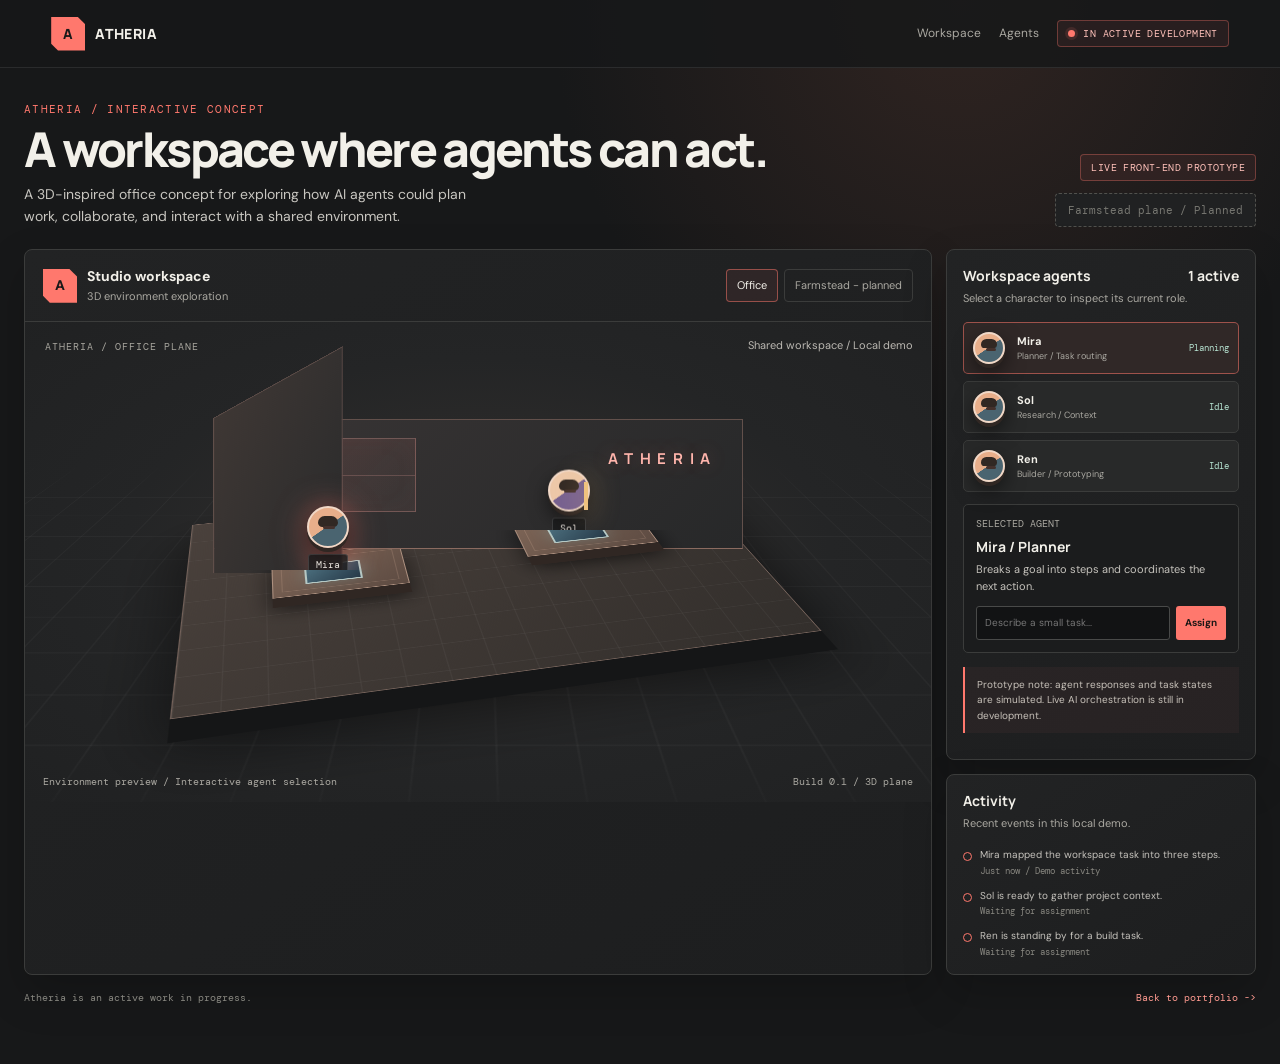
<file: atheria.html>
<!doctype html>
<html lang="en">
<head>
  <meta charset="utf-8">
  <meta name="viewport" content="width=device-width, initial-scale=1">
  <meta name="theme-color" content="#171819">
  <link rel="icon" type="image/svg+xml" href="favicon.svg">
  <meta name="description" content="Atheria is an in-progress interactive concept for agentic AI in a 3D workspace.">
  <title>Atheria - Interactive 3D Workspace Concept</title>
  <link rel="preconnect" href="https://fonts.googleapis.com">
  <link rel="preconnect" href="https://fonts.gstatic.com" crossorigin>
  <link href="https://fonts.googleapis.com/css2?family=DM+Mono:wght@400;500&family=DM+Sans:wght@400;500;600;700&family=Manrope:wght@500;600;700;800&display=swap" rel="stylesheet">
  <style>
    :root { color-scheme: dark; --bg:#171819; --panel:#202122; --panel-2:#252627; --line:#3b3c3b; --ink:#f2f0e9; --muted:#aaa8a1; --coral:#ff786d; --coral-soft:#3b2624; --mint:#b8e5d3; --mono:'DM Mono',monospace; --sans:'DM Sans',sans-serif; --display:'Manrope',sans-serif; }
    * { box-sizing:border-box; }
    body { margin:0; min-height:100vh; color:var(--ink); background:radial-gradient(ellipse at 75% 0%,#302421 0,transparent 30%),var(--bg); font:14px/1.55 var(--sans); }
    button,input { font:inherit; }
    button:focus-visible,input:focus-visible,a:focus-visible { outline:2px solid var(--coral); outline-offset:3px; }
    a { color:inherit; }
    .topbar { display:flex; align-items:center; justify-content:space-between; gap:20px; min-height:68px; padding:0 clamp(18px,4vw,64px); border-bottom:1px solid #ffffff16; background:#171819dc; }
    .brand { display:flex; align-items:center; gap:10px; text-decoration:none; font:800 14px var(--display); letter-spacing:.03em; }
    .brand-mark { display:grid; width:34px; height:34px; place-items:center; color:#191919; background:var(--coral); clip-path:polygon(0 0,77% 0,100% 23%,100% 100%,20% 100%,0 80%); font-weight:800; }
    .top-links { display:flex; align-items:center; gap:18px; color:var(--muted); font-size:12px; }
    .top-links a { text-decoration:none; }.top-links a:hover { color:var(--ink); }
    .live-status,.prototype-pill { display:inline-flex; align-items:center; gap:8px; padding:6px 10px; border:1px solid #ff786d55; color:#ffc1ba; background:#ff786d12; border-radius:4px; font:10px var(--mono); letter-spacing:.04em; text-transform:uppercase; }
    .live-status i,.progress-tag span { width:7px;height:7px;border-radius:50%;background:var(--coral);box-shadow:0 0 0 3px #ff786d20; }
    main { width:min(1440px,100% - 48px); margin:0 auto; padding:34px 0 60px; }
    .intro { display:flex; justify-content:space-between; align-items:end; gap:30px; margin-bottom:22px; }
    .eyebrow { margin:0 0 8px; color:var(--coral); font:11px var(--mono); letter-spacing:.12em; text-transform:uppercase; }
    h1 { margin:0; font:800 clamp(30px,4vw,48px)/1.04 var(--display); letter-spacing:-.055em; }
    .intro-copy { max-width:470px; margin:10px 0 0; color:#c8c6c0; font-size:14px; }
    .intro-side { display:grid; justify-items:end; gap:12px; }
    .farmstead-tab { padding:9px 12px; color:#777771; background:#202122; border:1px dashed #51514d; border-radius:4px; font:11px var(--mono); }
    .workspace { display:grid; grid-template-columns:minmax(0,1fr) 310px; gap:14px; }
    .panel { background:linear-gradient(145deg,#222324,#1d1e1f); border:1px solid var(--line); border-radius:8px; box-shadow:0 18px 45px #0003; }
    .scene-panel { min-width:0; overflow:hidden; }
    .panel-head { display:flex; align-items:center; justify-content:space-between; gap:14px; padding:16px 18px; border-bottom:1px solid var(--line); }
    .panel-title { display:flex; align-items:center; gap:10px; font-weight:700; }
    .panel-title small { display:block; color:var(--muted); font-size:11px; font-weight:400; }
    .scene-controls { display:flex; gap:6px; }.scene-controls button { padding:7px 10px; color:var(--muted); background:transparent; border:1px solid var(--line); border-radius:4px; cursor:pointer; font-size:11px; }
    .scene-controls button[aria-pressed="true"] { color:var(--ink); border-color:#ff786d80; background:#ff786d12; }
    .scene-wrap { position:relative; display:grid; min-height:480px; place-items:center; overflow:hidden; background:radial-gradient(ellipse at 50% 48%,#33302e 0,#242526 55%,#202122 100%); isolation:isolate; }
    .scene-wrap::before { position:absolute; inset:0; z-index:-1; background-image:linear-gradient(#ffffff08 1px,transparent 1px),linear-gradient(90deg,#ffffff08 1px,transparent 1px); background-size:42px 42px; transform:perspective(700px) rotateX(58deg) scale(1.5); transform-origin:center 62%; content:''; mask-image:linear-gradient(transparent,#000 20%,#000 88%,transparent); }
    .scene-label { position:absolute; top:18px; left:20px; color:#a8a69e; font:10px var(--mono); letter-spacing:.1em; text-transform:uppercase; }
    .scene-objective { position:absolute; right:18px; top:15px; color:#bbb8b2; font-size:11px; }
    .room { position:relative; width:min(720px,90%); height:350px; perspective:900px; transform-style:preserve-3d; }
    .floor { position:absolute; left:50%; top:53%; width:570px; height:320px; transform:translate(-50%,-50%) rotateX(58deg) rotateZ(-12deg); transform-style:preserve-3d; background:linear-gradient(135deg,#4a413c,#332f2c); border:1px solid #74625a; box-shadow:0 28px 0 #151617,0 36px 65px #0008; }
    .floor::after { position:absolute; inset:0; background-image:linear-gradient(#ffffff0a 1px,transparent 1px),linear-gradient(90deg,#ffffff0a 1px,transparent 1px); background-size:38px 38px; content:''; }
    .wall { position:absolute; z-index:0; background:linear-gradient(135deg,#393535,#272829); border:1px solid #62504b; }
    .wall.back { left:50%; top:32px; width:530px; height:130px; transform:translateX(-50%) rotateX(0deg); border-bottom-color:#8b6b60; }
    .wall.side { left:calc(50% - 265px); top:31px; width:130px; height:245px; transform:skewY(-29deg); transform-origin:left top; background:linear-gradient(120deg,#3e3734,#292a2b); }
    .window { position:absolute; top:18px; left:54px; width:148px; height:74px; border:1px solid #ffb1a844; background:linear-gradient(135deg,#ff786d20,#e6c1aa0a); box-shadow:inset 0 0 25px #ff786d0b; }
    .window::before,.window::after { position:absolute; background:#ffb1a833; content:''; }.window::before { left:50%;top:0;bottom:0;width:1px; }.window::after { top:50%;left:0;right:0;height:1px; }
    .wall-sign { position:absolute; right:30px; top:28px; color:#ffb5ac; font:700 15px var(--display); letter-spacing:.12em; text-shadow:0 0 20px #ff786d55; }
    .desk { position:absolute; z-index:2; width:132px; height:76px; border:1px solid #ae9180; background:linear-gradient(140deg,#806758,#5d4b42); transform:rotateX(58deg) rotateZ(-12deg); box-shadow:0 16px 0 #302723,0 22px 24px #0008; }
    .desk::before { position:absolute; inset:8px; border:1px solid #d6b39b35; content:''; }
    .desk::after { position:absolute; top:22px; left:31px; width:52px; height:30px; background:linear-gradient(135deg,#4d7180,#273a49); border:2px solid #b5c8c4; box-shadow:0 0 20px #86d7e133; content:''; }
    .desk.one { left:calc(50% - 205px); top:145px; }.desk.two { left:calc(50% + 38px); top:105px; }.desk.three { left:calc(50% - 90px); top:232px; transform:scale(.83) rotateX(58deg) rotateZ(-12deg); }
    .agent-figure { position:absolute; z-index:3; display:grid; justify-items:center; gap:6px; width:100px; padding:0; color:#f4eee8; background:none; border:0; cursor:pointer; transform:translate(-50%,-50%); transition:filter .2s, transform .2s; }
    .agent-figure:hover,.agent-figure[aria-pressed="true"] { filter:drop-shadow(0 0 14px #ff786d83); transform:translate(-50%,-54%); }
    .agent-figure.agent-one { left:calc(50% - 150px); top:167px; }.agent-figure.agent-two { left:calc(50% + 91px); top:127px; }.agent-figure.agent-three { left:calc(50% - 35px); top:258px; }
    .avatar { position:relative; display:block; width:42px; height:42px; border:2px solid #f1d8c7; border-radius:50%; background:linear-gradient(145deg,#e8ae8a 0 48%,#4a6470 49%); box-shadow:0 4px 0 #302723,0 8px 20px #0008; }
    .avatar::before { position:absolute; left:9px; top:8px; width:20px; height:11px; border-radius:12px 12px 8px 8px; background:#312823; content:''; }.avatar::after { position:absolute; left:14px; top:18px; width:12px; height:3px; background:#44312c; border-radius:4px; content:''; }
    .agent-figure:nth-of-type(2) .avatar { background:linear-gradient(145deg,#edc8a9 0 48%,#766090 49%); }.agent-figure:nth-of-type(3) .avatar { background:linear-gradient(145deg,#dca47f 0 48%,#547d68 49%); }
    .agent-name { display:block; padding:3px 7px; background:#1b1c1dcc; border:1px solid #ffffff25; border-radius:3px; font:10px var(--mono); }
    .agent-state { display:flex; align-items:center; gap:5px; color:#c3beb7; font-size:9px; }.agent-state i { width:6px;height:6px;border-radius:50%;background:#91d3ac; }
    .desk-lamp { position:absolute; z-index:4; left:calc(50% + 106px); top:95px; width:4px; height:28px; background:#efc27e; box-shadow:0 0 24px 10px #efc27e25; }
    .scene-foot { position:absolute; bottom:14px; left:18px; right:18px; display:flex; justify-content:space-between; gap:12px; color:#aaa8a1; font:10px var(--mono); }
    .side-stack { display:grid; align-content:start; gap:14px; }
    .agents-panel,.activity-panel { padding:16px; }
    .side-heading { display:flex; align-items:center; justify-content:space-between; margin:0 0 5px; font:700 14px var(--display); }
    .side-caption { margin:0 0 15px; color:var(--muted); font-size:11px; }
    .agent-list { display:grid; gap:7px; }
    .agent-card { display:grid; grid-template-columns:35px minmax(0,1fr) auto; align-items:center; gap:9px; width:100%; padding:9px; color:var(--ink); text-align:left; background:#282929; border:1px solid #3b3c3b; border-radius:5px; cursor:pointer; transition:border-color .18s,background .18s; }
    .agent-card:hover,.agent-card[aria-pressed="true"] { border-color:#ff786d87; background:#302827; }
    .agent-card .avatar { width:32px;height:32px; }.agent-card .avatar::before { left:6px;top:5px;width:16px;height:9px; }.agent-card .avatar::after { left:11px;top:14px;width:10px; }
    .agent-card strong,.agent-card small { display:block; }.agent-card strong { font-size:11px; }.agent-card small { color:var(--muted); font-size:9px; }
    .state-pill { color:#b8e5d3; font:9px var(--mono); }
    .agent-detail { margin-top:12px; padding:12px; background:#1b1c1d; border:1px solid #3b3c3b; border-radius:5px; }
    .agent-detail label { display:block; margin-bottom:7px; color:var(--muted); font:10px var(--mono); text-transform:uppercase; }
    .agent-detail h3 { margin:0; font:700 14px var(--display); }.agent-detail p { margin:5px 0 11px; color:#c5c2bc; font-size:11px; }
    .task-form { display:flex; gap:6px; }.task-form input { min-width:0; width:100%; padding:8px; color:var(--ink); background:#121314; border:1px solid #494a49; border-radius:3px; font-size:10px; }.task-form button { flex:none; padding:7px 9px; color:#1c1715; background:var(--coral); border:0; border-radius:3px; cursor:pointer; font-size:10px; font-weight:700; }
    .task-form button:hover { background:#ff958a; }.task-form button:disabled { opacity:.45;cursor:not-allowed; }
    .activity-list { display:grid; gap:11px; margin:13px 0 0; padding:0; list-style:none; }.activity-list li { position:relative; padding-left:17px; color:#c5c2bc; font-size:10px; }.activity-list li::before { position:absolute;top:5px;left:0;width:7px;height:7px;border:1px solid var(--coral);border-radius:50%;content:''; }.activity-list time { display:block; margin-top:2px; color:#888780; font:9px var(--mono); }
    .demo-note { margin-top:14px; padding:10px 12px; color:#c7c1b9; background:#ff786d0b; border-left:2px solid var(--coral); font-size:10px; }
    .prototype-footer { display:flex; justify-content:space-between; gap:12px; margin-top:16px; color:#888780; font:10px var(--mono); }.prototype-footer a { color:#ff9a90;text-decoration:none; }.prototype-footer a:hover { text-decoration:underline; }
    @media(max-width:950px) { .workspace { grid-template-columns:minmax(0,1fr) 280px; }.room { transform:scale(.88); }.scene-wrap { min-height:430px; } }
    @media(max-width:720px) { .topbar { flex-wrap:wrap; padding:12px 18px; }.top-links { gap:12px; }.top-links a { display:none; } main { width:calc(100% - 28px);padding-top:24px; }.intro { display:block; }.intro-side { justify-items:start;margin-top:16px; }.workspace { grid-template-columns:1fr; }.side-stack { grid-template-columns:1fr; }.scene-wrap { min-height:390px; }.room { width:720px; transform:scale(.68); }.scene-foot { font-size:8px; } }
    @media(max-width:430px) { .scene-wrap { min-height:330px; }.room { transform:scale(.53); }.panel-head { align-items:flex-start; flex-direction:column; }.scene-controls { width:100%; }.scene-controls button { flex:1; } }
    @media(prefers-reduced-motion:reduce) { *,*::before,*::after { scroll-behavior:auto!important; transition:none!important; animation:none!important; } }
  </style>
</head>
<body>
  <header class="topbar"><a class="brand" href="index.html#projects"><span class="brand-mark">A</span> ATHERIA</a><nav class="top-links" aria-label="Prototype navigation"><a href="#workspace">Workspace</a><a href="#agents">Agents</a><span class="live-status"><i></i> In active development</span></nav></header>
  <main>
    <section class="intro"><div><p class="eyebrow">Atheria / Interactive concept</p><h1>A workspace where agents can act.</h1><p class="intro-copy">A 3D-inspired office concept for exploring how AI agents could plan work, collaborate, and interact with a shared environment.</p></div><div class="intro-side"><span class="prototype-pill">Live front-end prototype</span><button class="farmstead-tab" type="button" disabled title="Planned for a future stage">Farmstead plane / Planned</button></div></section>
    <section class="workspace" id="workspace" aria-label="Atheria workspace prototype">
      <article class="panel scene-panel"><div class="panel-head"><div class="panel-title"><span class="brand-mark">A</span><span>Studio workspace<small>3D environment exploration</small></span></div><div class="scene-controls" aria-label="Workspace view"><button type="button" aria-pressed="true">Office</button><button type="button" aria-pressed="false" disabled title="This plane is planned">Farmstead - planned</button></div></div>
        <div class="scene-wrap"><span class="scene-label">Atheria / Office plane</span><span class="scene-objective">Shared workspace / Local demo</span>
          <div class="room" aria-label="Isometric office scene with desks and three prototype agents"><div class="floor"></div><div class="wall back"><div class="window"></div><span class="wall-sign">A T H E R I A</span></div><div class="wall side"></div><div class="desk one"></div><div class="desk two"></div><div class="desk three"></div><span class="desk-lamp"></span>
            <button class="agent-figure agent-one" type="button" data-agent="mira" aria-label="Select Mira, planning agent" aria-pressed="true"><span class="avatar"></span><span class="agent-name">Mira</span><span class="agent-state"><i></i> Planning</span></button>
            <button class="agent-figure agent-two" type="button" data-agent="sol" aria-label="Select Sol, research agent" aria-pressed="false"><span class="avatar"></span><span class="agent-name">Sol</span><span class="agent-state"><i></i> Idle</span></button>
            <button class="agent-figure agent-three" type="button" data-agent="ren" aria-label="Select Ren, build agent" aria-pressed="false"><span class="avatar"></span><span class="agent-name">Ren</span><span class="agent-state"><i></i> Idle</span></button>
          </div>
          <div class="scene-foot"><span>Environment preview / Interactive agent selection</span><span>Build 0.1 / 3D plane</span></div>
        </div>
      </article>
      <aside class="side-stack" id="agents"><section class="panel agents-panel"><h2 class="side-heading">Workspace agents <span id="agent-count">1 active</span></h2><p class="side-caption">Select a character to inspect its current role.</p>
        <div class="agent-list">
          <button class="agent-card" type="button" data-agent="mira" aria-pressed="true"><span class="avatar"></span><span><strong>Mira</strong><small>Planner / Task routing</small></span><span class="state-pill">Planning</span></button>
          <button class="agent-card" type="button" data-agent="sol" aria-pressed="false"><span class="avatar"></span><span><strong>Sol</strong><small>Research / Context</small></span><span class="state-pill">Idle</span></button>
          <button class="agent-card" type="button" data-agent="ren" aria-pressed="false"><span class="avatar"></span><span><strong>Ren</strong><small>Builder / Prototyping</small></span><span class="state-pill">Idle</span></button>
        </div>
        <div class="agent-detail"><label>Selected agent</label><h3 id="selected-name">Mira / Planner</h3><p id="selected-copy">Breaks a goal into steps and coordinates the next action.</p><form class="task-form" id="task-form"><input id="task-input" type="text" maxlength="90" placeholder="Describe a small task..." aria-label="Describe a task for the selected agent" required><button type="submit">Assign</button></form></div>
        <p class="demo-note">Prototype note: agent responses and task states are simulated. Live AI orchestration is still in development.</p>
      </section>
      <section class="panel activity-panel"><h2 class="side-heading">Activity</h2><p class="side-caption">Recent events in this local demo.</p><ul class="activity-list" id="activity-list" aria-live="polite"><li>Mira mapped the workspace task into three steps.<time>Just now / Demo activity</time></li><li>Sol is ready to gather project context.<time>Waiting for assignment</time></li><li>Ren is standing by for a build task.<time>Waiting for assignment</time></li></ul></section></aside>
    </section>
    <footer class="prototype-footer"><span>Atheria is an active work in progress.</span><a href="index.html#projects">Back to portfolio -&gt;</a></footer>
  </main>
  <script>
    const profiles = {
      mira: { name: 'Mira', role: 'Planner', copy: 'Breaks a goal into steps and coordinates the next action.' },
      sol: { name: 'Sol', role: 'Research', copy: 'Gathers useful context and prepares concise research notes.' },
      ren: { name: 'Ren', role: 'Builder', copy: 'Turns an approved plan into a small working interface.' }
    };
    let selected = 'mira';
    const status = { mira: 'Planning', sol: 'Idle', ren: 'Idle' };
    const list = document.getElementById('activity-list');
    const updateSelection = (key) => {
      selected = key;
      const profile = profiles[key];
      document.querySelectorAll('[data-agent]').forEach((el) => el.setAttribute('aria-pressed', String(el.dataset.agent === key)));
      document.getElementById('selected-name').textContent = `${profile.name} / ${profile.role}`;
      document.getElementById('selected-copy').textContent = profile.copy;
    };
    document.querySelectorAll('[data-agent]').forEach((el) => el.addEventListener('click', () => updateSelection(el.dataset.agent)));
    document.getElementById('task-form').addEventListener('submit', (event) => {
      event.preventDefault();
      const input = document.getElementById('task-input');
      const task = input.value.trim();
      if (!task) return;
      const profile = profiles[selected];
      status[selected] = 'Working';
      document.querySelectorAll(`[data-agent="${selected}"] .agent-state, [data-agent="${selected}"] .state-pill`).forEach((el) => { if (el.classList.contains('state-pill')) el.textContent = 'Working'; else el.innerHTML = '<i></i> Working'; });
      const item = document.createElement('li');
      item.textContent = `${profile.name} started: ${task}`;
      const time = document.createElement('time'); time.textContent = 'Just now / Simulated task'; item.append(time); list.prepend(item);
      document.getElementById('agent-count').textContent = `${Object.values(status).filter((value) => value === 'Working' || value === 'Planning').length} active`;
      input.value = '';
    });
  </script>
</body>
</html>
</file>
